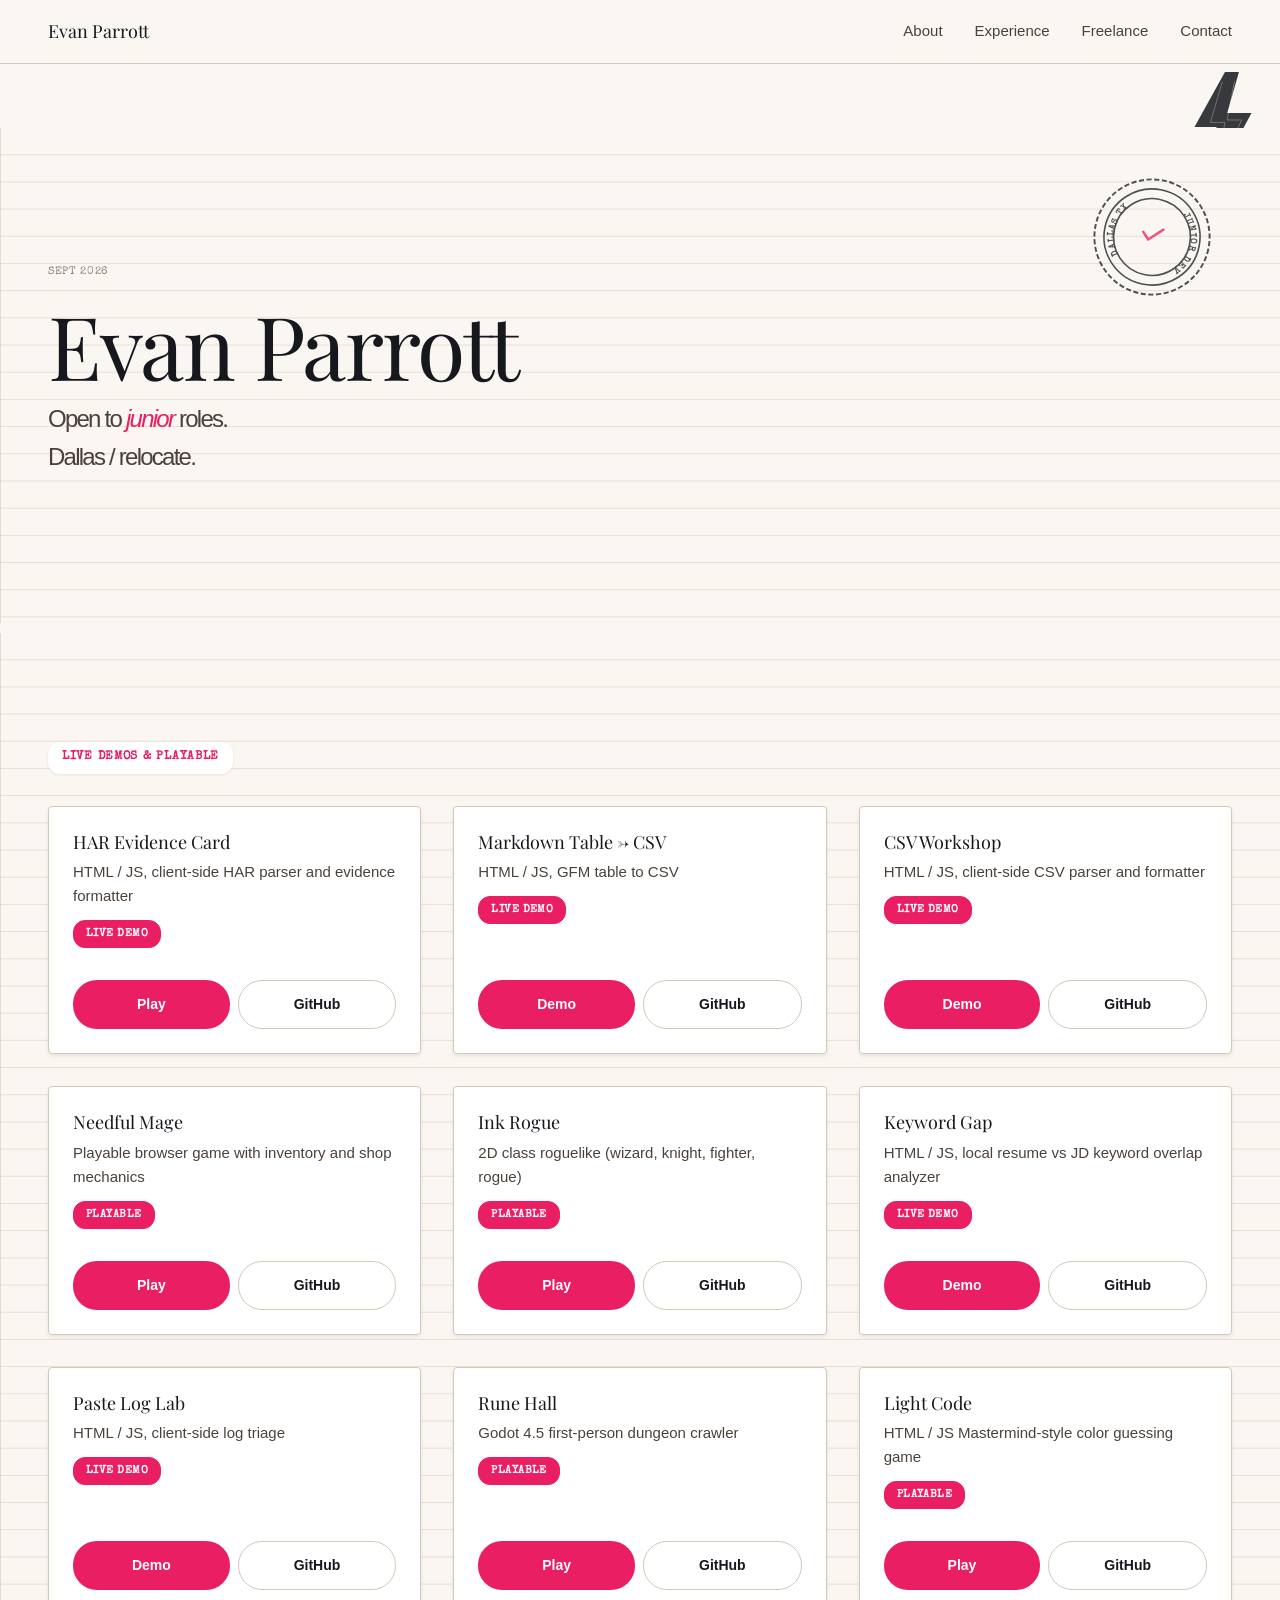
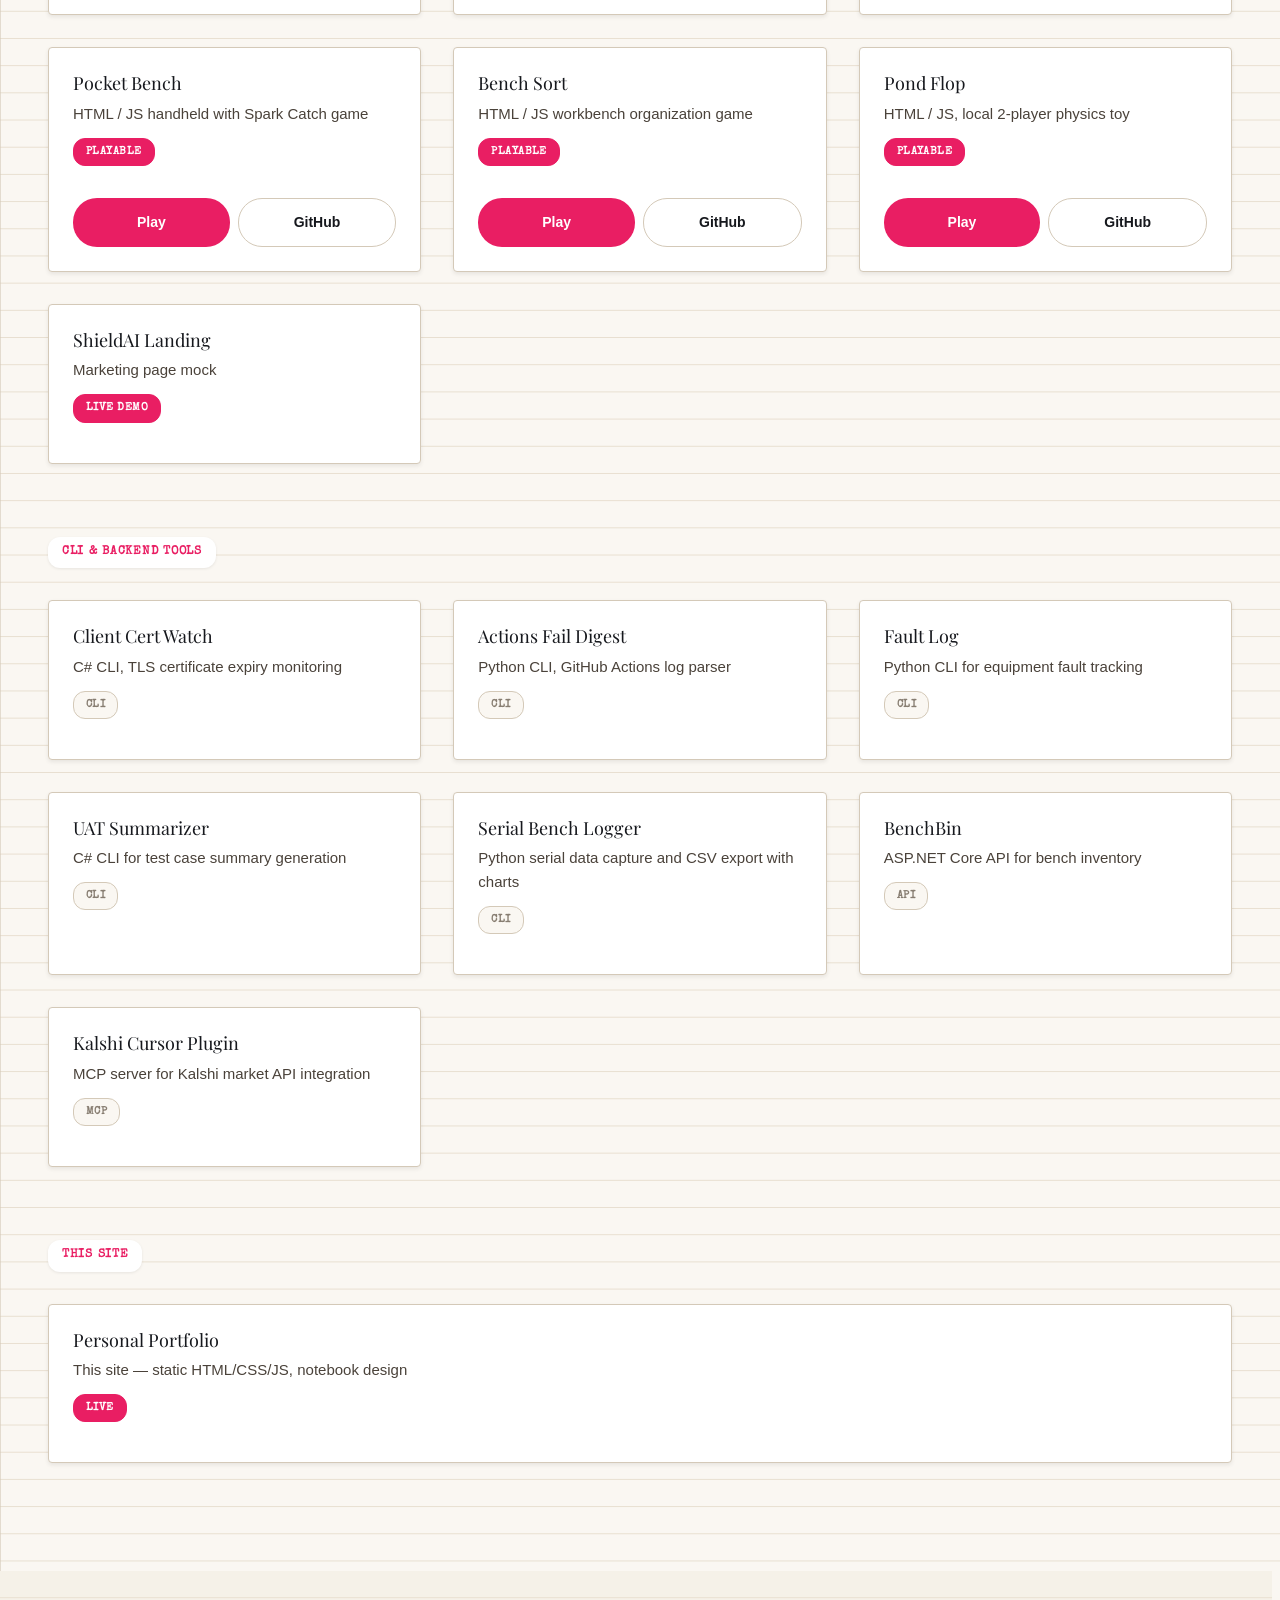
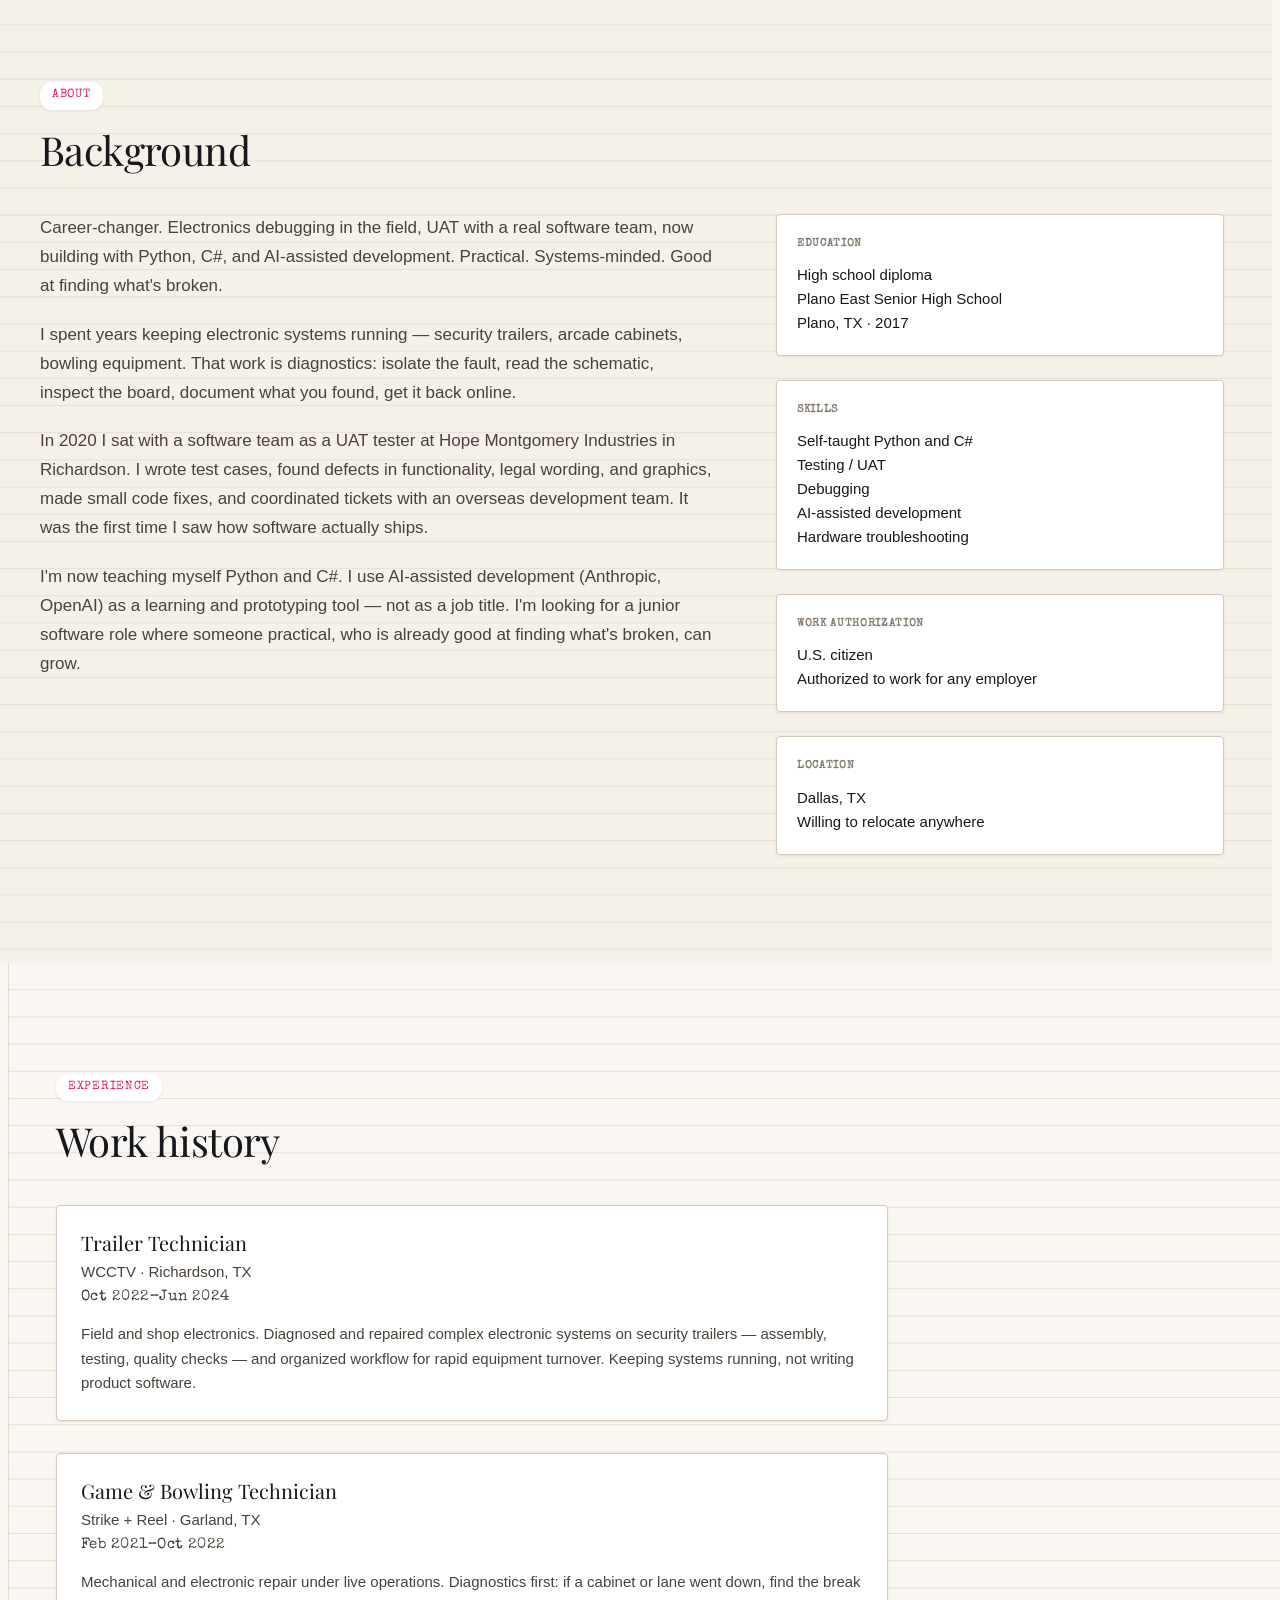
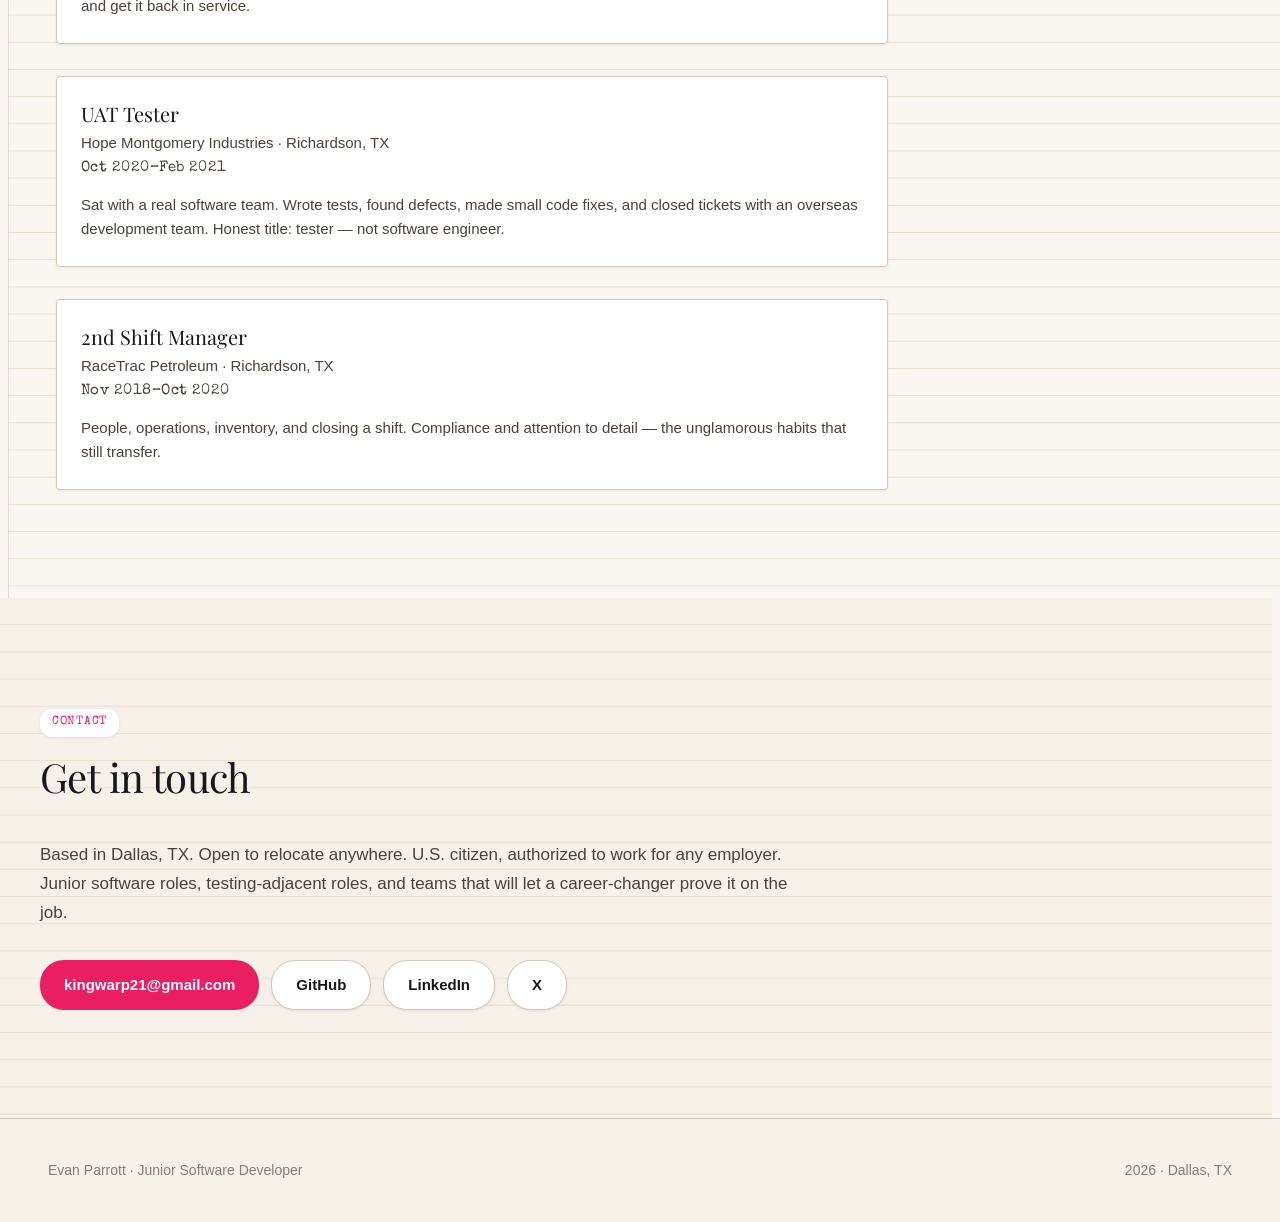
<file: index.html>
<!DOCTYPE html>
<html lang="en">
<head>
  <meta charset="utf-8">
  <meta name="viewport" content="width=device-width, initial-scale=1">
  <title>Evan Parrott — Junior Software Developer</title>
  <meta name="description" content="Dallas-based junior software developer and career-changer. Electronics debugging and UAT testing, now building software with Python, C#, and AI-assisted development. Open to relocate.">
  <meta name="author" content="Evan Parrott">
  <meta name="theme-color" content="#0a0a0a">

  <meta property="og:title" content="Evan Parrott — Junior Software Developer">
  <meta property="og:description" content="Dallas-based career-changer. Electronics debugging, UAT testing, now building with Python, C#, and AI-assisted development. Open to relocate.">
  <meta property="og:type" content="website">
  <meta property="og:url" content="https://evan-thedev.github.io/">
  <meta property="og:image" content="https://evan-thedev.github.io/assets/og-image.png">
  <meta property="og:image:type" content="image/png">
  <meta property="og:image:width" content="1200">
  <meta property="og:image:height" content="630">
  <meta property="og:locale" content="en_US">

  <meta name="twitter:card" content="summary_large_image">
  <meta name="twitter:title" content="Evan Parrott — Junior Software Developer">
  <meta name="twitter:description" content="Dallas-based career-changer. Electronics debugging, UAT testing, now building with Python, C#, and AI-assisted development.">
  <meta name="twitter:image" content="https://evan-thedev.github.io/assets/og-image.png">

  <link rel="icon" href="assets/favicon.svg" type="image/svg+xml">
  <link rel="stylesheet" href="css/styles.css">
</head>
<body>
  <a class="skip-link" href="#main">Skip to content</a>

  <!-- Rocker ink illustrations — parallax on scroll -->
  <svg class="ink-illustration ink-bolt ink-bolt-1" viewBox="0 0 60 100" fill="none" xmlns="http://www.w3.org/2000/svg" aria-hidden="true">
    <path d="M35 0L10 45H28L20 100L55 35H35L45 0L35 0Z" fill="#16181d" stroke="#16181d" stroke-width="1.5" stroke-linejoin="miter"/>
    <path d="M32 8L22 42H34L28 85L48 40H36L42 8" fill="none" stroke="#faf7f2" stroke-width="0.8" opacity="0.3"/>
  </svg>

  <svg class="ink-illustration ink-bolt ink-bolt-2" viewBox="0 0 60 100" fill="none" xmlns="http://www.w3.org/2000/svg" aria-hidden="true">
    <path d="M35 0L10 45H28L20 100L55 35H35L45 0L35 0Z" fill="#16181d" stroke="#16181d" stroke-width="1.5" stroke-linejoin="miter"/>
    <path d="M32 8L22 42H34L28 85L48 40H36L42 8" fill="none" stroke="#faf7f2" stroke-width="0.8" opacity="0.3"/>
  </svg>

  <svg class="ink-illustration ink-bolt ink-bolt-3" viewBox="0 0 60 100" fill="none" xmlns="http://www.w3.org/2000/svg" aria-hidden="true">
    <path d="M35 0L10 45H28L20 100L55 35H35L45 0L35 0Z" fill="#16181d" stroke="#16181d" stroke-width="1.5" stroke-linejoin="miter"/>
    <path d="M32 8L22 42H34L28 85L48 40H36L42 8" fill="none" stroke="#faf7f2" stroke-width="0.8" opacity="0.3"/>
  </svg>

  <svg class="ink-illustration ink-skull ink-skull-1" viewBox="0 0 100 120" fill="none" xmlns="http://www.w3.org/2000/svg" aria-hidden="true">
    <path d="M50 10C30 10 20 25 20 45C20 55 22 62 26 68L22 85L35 80L38 95L50 90L62 95L65 80L78 85L74 68C78 62 80 55 80 45C80 25 70 10 50 10Z" fill="#16181d" stroke="#16181d" stroke-width="2"/>
    <ellipse cx="38" cy="45" rx="6" ry="8" fill="#faf7f2"/>
    <ellipse cx="62" cy="45" rx="6" ry="8" fill="#faf7f2"/>
    <path d="M45 58C45 58 47 62 50 62C53 62 55 58 55 58M42 55L45 58M55 58L58 55" stroke="#faf7f2" stroke-width="2" stroke-linecap="round"/>
    <path d="M35 18C32 16 28 20 30 24M65 18C68 16 72 20 70 24" stroke="#e91e63" stroke-width="2.5" stroke-linecap="round" opacity="0.8"/>
    <path d="M30 15C28 12 26 14 27 18M70 15C72 12 74 14 73 18" stroke="#e91e63" stroke-width="2" stroke-linecap="round" opacity="0.6"/>
    <circle cx="28" cy="22" r="1.5" fill="#e91e63" opacity="0.7"/>
    <circle cx="72" cy="22" r="1.5" fill="#e91e63" opacity="0.7"/>
  </svg>

  <svg class="ink-illustration ink-skull ink-skull-2" viewBox="0 0 100 120" fill="none" xmlns="http://www.w3.org/2000/svg" aria-hidden="true">
    <path d="M50 10C30 10 20 25 20 45C20 55 22 62 26 68L22 85L35 80L38 95L50 90L62 95L65 80L78 85L74 68C78 62 80 55 80 45C80 25 70 10 50 10Z" fill="#16181d" stroke="#16181d" stroke-width="2"/>
    <ellipse cx="38" cy="45" rx="6" ry="8" fill="#faf7f2"/>
    <ellipse cx="62" cy="45" rx="6" ry="8" fill="#faf7f2"/>
    <path d="M45 58C45 58 47 62 50 62C53 62 55 58 55 58M42 55L45 58M55 58L58 55" stroke="#faf7f2" stroke-width="2" stroke-linecap="round"/>
    <path d="M35 18C32 16 28 20 30 24M65 18C68 16 72 20 70 24" stroke="#e91e63" stroke-width="2.5" stroke-linecap="round" opacity="0.8"/>
    <path d="M30 15C28 12 26 14 27 18M70 15C72 12 74 14 73 18" stroke="#e91e63" stroke-width="2" stroke-linecap="round" opacity="0.6"/>
    <circle cx="28" cy="22" r="1.5" fill="#e91e63" opacity="0.7"/>
    <circle cx="72" cy="22" r="1.5" fill="#e91e63" opacity="0.7"/>
  </svg>

  <svg class="ink-illustration ink-skull ink-skull-3" viewBox="0 0 100 120" fill="none" xmlns="http://www.w3.org/2000/svg" aria-hidden="true">
    <path d="M50 10C30 10 20 25 20 45C20 55 22 62 26 68L22 85L35 80L38 95L50 90L62 95L65 80L78 85L74 68C78 62 80 55 80 45C80 25 70 10 50 10Z" fill="#16181d" stroke="#16181d" stroke-width="2"/>
    <ellipse cx="38" cy="45" rx="6" ry="8" fill="#faf7f2"/>
    <ellipse cx="62" cy="45" rx="6" ry="8" fill="#faf7f2"/>
    <path d="M45 58C45 58 47 62 50 62C53 62 55 58 55 58M42 55L45 58M55 58L58 55" stroke="#faf7f2" stroke-width="2" stroke-linecap="round"/>
    <path d="M35 18C32 16 28 20 30 24M65 18C68 16 72 20 70 24" stroke="#e91e63" stroke-width="2.5" stroke-linecap="round" opacity="0.8"/>
    <path d="M30 15C28 12 26 14 27 18M70 15C72 12 74 14 73 18" stroke="#e91e63" stroke-width="2" stroke-linecap="round" opacity="0.6"/>
    <circle cx="28" cy="22" r="1.5" fill="#e91e63" opacity="0.7"/>
    <circle cx="72" cy="22" r="1.5" fill="#e91e63" opacity="0.7"/>
  </svg>

  <header class="site-header">
    <div class="header-inner">
      <a class="wordmark" href="/" aria-label="Evan Parrott, home">Evan Parrott</a>

      <button class="nav-toggle" type="button" aria-expanded="false" aria-controls="site-nav" aria-label="Open menu">
        <span class="nav-toggle-bars" aria-hidden="true"></span>
      </button>

      <nav class="site-nav" id="site-nav" aria-label="Primary">
        <ul>
          <li><a href="#about">About</a></li>
          <li><a href="#experience">Experience</a></li>
          <li><a href="/freelance/">Freelance</a></li>
          <li><a href="#contact">Contact</a></li>
        </ul>
      </nav>
    </div>
  </header>

  <main id="main">
    <section class="hero" aria-labelledby="hero-name">
      <div class="hero-inner">
        <div class="hero-date">Sept 2026</div>
        <h1 id="hero-name">
          <span class="hero-line">Evan Parrott</span>
          <span class="hero-line">Open to <span class="hero-accent">junior</span> roles.</span>
          <span class="hero-line">Dallas / relocate.</span>
        </h1>
      </div>
      <div class="hero-stamp" aria-hidden="true">
        <svg viewBox="0 0 200 200" fill="none" xmlns="http://www.w3.org/2000/svg">
          <circle cx="100" cy="100" r="90" fill="none" stroke="#16181d" stroke-width="3" stroke-dasharray="8 4"/>
          <circle cx="100" cy="100" r="75" fill="none" stroke="#16181d" stroke-width="2.5"/>
          <path d="M 100 40 A 60 60 0 0 1 100 160" fill="none" stroke="#16181d" stroke-width="2.5" id="curve-top"/>
          <path d="M 100 160 A 60 60 0 0 1 100 40" fill="none" stroke="#16181d" stroke-width="2.5" id="curve-bottom"/>
          <text font-family="Special Elite, monospace" font-size="14" font-weight="700" letter-spacing="1.5" fill="#16181d">
            <textPath href="#curve-top" startOffset="50%" text-anchor="middle">
              JUNIOR DEV
            </textPath>
          </text>
          <text font-family="Special Elite, monospace" font-size="14" font-weight="700" letter-spacing="1.5" fill="#16181d">
            <textPath href="#curve-bottom" startOffset="50%" text-anchor="middle">
              DALLAS TX
            </textPath>
          </text>
          <path d="M 85 95 L 95 105 L 115 85" stroke="#e91e63" stroke-width="4" stroke-linecap="round" stroke-linejoin="round" fill="none"/>
        </svg>
      </div>
    </section>

    <section class="work" id="work" aria-labelledby="work-title">
      <div class="work-inner">
        <h2 id="work-title" class="visually-hidden">Projects</h2>
        
        <div class="work-category">
          <h3 class="work-category-title">Live Demos & Playable</h3>
          <div class="work-grid">
          <article class="work-item">
            <div class="work-tile">
              <div class="work-tile-header">
                <h3>HAR Evidence Card</h3>
                <p class="work-tile-description">HTML / JS, client-side HAR parser and evidence formatter</p>
              </div>
              <div class="work-tile-badges">
                <span class="work-badge work-badge-live">Live Demo</span>
              </div>
              <div class="work-tile-actions">
                <a href="https://evan-thedev.github.io/har-evidence-card/" class="work-btn work-btn-primary">Play</a>
                <a href="https://github.com/evan-thedev/har-evidence-card" class="work-btn work-btn-secondary">GitHub</a>
              </div>
            </div>
          </article>

          <article class="work-item">
            <div class="work-tile">
              <div class="work-tile-header">
                <h3>Markdown Table → CSV</h3>
                <p class="work-tile-description">HTML / JS, GFM table to CSV</p>
              </div>
              <div class="work-tile-badges">
                <span class="work-badge work-badge-live">Live Demo</span>
              </div>
              <div class="work-tile-actions">
                <a href="https://evan-thedev.github.io/markdown-table-csv/" class="work-btn work-btn-primary">Demo</a>
                <a href="https://github.com/evan-thedev/markdown-table-csv" class="work-btn work-btn-secondary">GitHub</a>
              </div>
            </div>
          </article>

          <article class="work-item">
            <div class="work-tile">
              <div class="work-tile-header">
                <h3>CSV Workshop</h3>
                <p class="work-tile-description">HTML / JS, client-side CSV parser and formatter</p>
              </div>
              <div class="work-tile-badges">
                <span class="work-badge work-badge-live">Live Demo</span>
              </div>
              <div class="work-tile-actions">
                <a href="https://evan-thedev.github.io/csv-workshop/" class="work-btn work-btn-primary">Demo</a>
                <a href="https://github.com/evan-thedev/csv-workshop" class="work-btn work-btn-secondary">GitHub</a>
              </div>
            </div>
          </article>

          <article class="work-item">
            <div class="work-tile">
              <div class="work-tile-header">
                <h3>Needful Mage</h3>
                <p class="work-tile-description">Playable browser game with inventory and shop mechanics</p>
              </div>
              <div class="work-tile-badges">
                <span class="work-badge work-badge-live">Playable</span>
              </div>
              <div class="work-tile-actions">
                <a href="https://evan-thedev.github.io/needful-mage/" class="work-btn work-btn-primary">Play</a>
                <a href="https://github.com/evan-thedev/needful-mage" class="work-btn work-btn-secondary">GitHub</a>
              </div>
            </div>
          </article>

          <article class="work-item">
            <div class="work-tile">
              <div class="work-tile-header">
                <h3>Ink Rogue</h3>
                <p class="work-tile-description">2D class roguelike (wizard, knight, fighter, rogue)</p>
              </div>
              <div class="work-tile-badges">
                <span class="work-badge work-badge-live">Playable</span>
              </div>
              <div class="work-tile-actions">
                <a href="https://evan-thedev.github.io/ink-rogue/" class="work-btn work-btn-primary">Play</a>
                <a href="https://github.com/evan-thedev/ink-rogue" class="work-btn work-btn-secondary">GitHub</a>
              </div>
            </div>
          </article>

          <article class="work-item">
            <div class="work-tile">
              <div class="work-tile-header">
                <h3>Keyword Gap</h3>
                <p class="work-tile-description">HTML / JS, local resume vs JD keyword overlap analyzer</p>
              </div>
              <div class="work-tile-badges">
                <span class="work-badge work-badge-live">Live Demo</span>
              </div>
              <div class="work-tile-actions">
                <a href="https://evan-thedev.github.io/keyword-gap/" class="work-btn work-btn-primary">Demo</a>
                <a href="https://github.com/evan-thedev/keyword-gap" class="work-btn work-btn-secondary">GitHub</a>
              </div>
            </div>
          </article>

          <article class="work-item">
            <div class="work-tile">
              <div class="work-tile-header">
                <h3>Paste Log Lab</h3>
                <p class="work-tile-description">HTML / JS, client-side log triage</p>
              </div>
              <div class="work-tile-badges">
                <span class="work-badge work-badge-live">Live Demo</span>
              </div>
              <div class="work-tile-actions">
                <a href="https://evan-thedev.github.io/paste-log-lab/" class="work-btn work-btn-primary">Demo</a>
                <a href="https://github.com/evan-thedev/paste-log-lab" class="work-btn work-btn-secondary">GitHub</a>
              </div>
            </div>
          </article>

          <article class="work-item">
            <div class="work-tile">
              <div class="work-tile-header">
                <h3>Rune Hall</h3>
                <p class="work-tile-description">Godot 4.5 first-person dungeon crawler</p>
              </div>
              <div class="work-tile-badges">
                <span class="work-badge work-badge-live">Playable</span>
              </div>
              <div class="work-tile-actions">
                <a href="https://evan-thedev.github.io/rune-hall/" class="work-btn work-btn-primary">Play</a>
                <a href="https://github.com/evan-thedev/rune-hall" class="work-btn work-btn-secondary">GitHub</a>
              </div>
            </div>
          </article>

          <article class="work-item">
            <div class="work-tile">
              <div class="work-tile-header">
                <h3>Light Code</h3>
                <p class="work-tile-description">HTML / JS Mastermind-style color guessing game</p>
              </div>
              <div class="work-tile-badges">
                <span class="work-badge work-badge-live">Playable</span>
              </div>
              <div class="work-tile-actions">
                <a href="https://evan-thedev.github.io/light-code/" class="work-btn work-btn-primary">Play</a>
                <a href="https://github.com/evan-thedev/light-code" class="work-btn work-btn-secondary">GitHub</a>
              </div>
            </div>
          </article>

          <article class="work-item">
            <div class="work-tile">
              <div class="work-tile-header">
                <h3>Pocket Bench</h3>
                <p class="work-tile-description">HTML / JS handheld with Spark Catch game</p>
              </div>
              <div class="work-tile-badges">
                <span class="work-badge work-badge-live">Playable</span>
              </div>
              <div class="work-tile-actions">
                <a href="https://evan-thedev.github.io/pocket-bench/" class="work-btn work-btn-primary">Play</a>
                <a href="https://github.com/evan-thedev/pocket-bench" class="work-btn work-btn-secondary">GitHub</a>
              </div>
            </div>
          </article>

          <article class="work-item">
            <div class="work-tile">
              <div class="work-tile-header">
                <h3>Bench Sort</h3>
                <p class="work-tile-description">HTML / JS workbench organization game</p>
              </div>
              <div class="work-tile-badges">
                <span class="work-badge work-badge-live">Playable</span>
              </div>
              <div class="work-tile-actions">
                <a href="https://evan-thedev.github.io/bench-sort/" class="work-btn work-btn-primary">Play</a>
                <a href="https://github.com/evan-thedev/bench-sort" class="work-btn work-btn-secondary">GitHub</a>
              </div>
            </div>
          </article>

          <article class="work-item">
            <div class="work-tile">
              <div class="work-tile-header">
                <h3>Pond Flop</h3>
                <p class="work-tile-description">HTML / JS, local 2-player physics toy</p>
              </div>
              <div class="work-tile-badges">
                <span class="work-badge work-badge-live">Playable</span>
              </div>
              <div class="work-tile-actions">
                <a href="https://evan-thedev.github.io/pond-flop/" class="work-btn work-btn-primary">Play</a>
                <a href="https://github.com/evan-thedev/pond-flop" class="work-btn work-btn-secondary">GitHub</a>
              </div>
            </div>
          </article>

          <article class="work-item">
            <a href="https://shieldai-landing.vercel.app" class="work-tile-link">
              <div class="work-tile">
                <div class="work-tile-header">
                  <h3>ShieldAI Landing</h3>
                  <p class="work-tile-description">Marketing page mock</p>
                </div>
                <div class="work-tile-badges">
                  <span class="work-badge work-badge-live">Live Demo</span>
                </div>
              </div>
            </a>
          </article>

          </div>
        </div>

        <div class="work-category">
          <h3 class="work-category-title">CLI & Backend Tools</h3>
          <div class="work-grid">
          <article class="work-item">
            <a href="https://github.com/evan-thedev/client-cert-watch" class="work-tile-link">
              <div class="work-tile">
                <div class="work-tile-header">
                  <h3>Client Cert Watch</h3>
                  <p class="work-tile-description">C# CLI, TLS certificate expiry monitoring</p>
                </div>
                <div class="work-tile-badges">
                  <span class="work-badge">CLI</span>
                </div>
              </div>
            </a>
          </article>

          <article class="work-item">
            <a href="https://github.com/evan-thedev/actions-fail-digest" class="work-tile-link">
              <div class="work-tile">
                <div class="work-tile-header">
                  <h3>Actions Fail Digest</h3>
                  <p class="work-tile-description">Python CLI, GitHub Actions log parser</p>
                </div>
                <div class="work-tile-badges">
                  <span class="work-badge">CLI</span>
                </div>
              </div>
            </a>
          </article>

          <article class="work-item">
            <a href="https://github.com/evan-thedev/fault-log" class="work-tile-link">
              <div class="work-tile">
                <div class="work-tile-header">
                  <h3>Fault Log</h3>
                  <p class="work-tile-description">Python CLI for equipment fault tracking</p>
                </div>
                <div class="work-tile-badges">
                  <span class="work-badge">CLI</span>
                </div>
              </div>
            </a>
          </article>

          <article class="work-item">
            <a href="https://github.com/evan-thedev/uat-summarizer" class="work-tile-link">
              <div class="work-tile">
                <div class="work-tile-header">
                  <h3>UAT Summarizer</h3>
                  <p class="work-tile-description">C# CLI for test case summary generation</p>
                </div>
                <div class="work-tile-badges">
                  <span class="work-badge">CLI</span>
                </div>
              </div>
            </a>
          </article>

          <article class="work-item">
            <a href="https://github.com/evan-thedev/serial-bench-logger" class="work-tile-link">
              <div class="work-tile">
                <div class="work-tile-header">
                  <h3>Serial Bench Logger</h3>
                  <p class="work-tile-description">Python serial data capture and CSV export with charts</p>
                </div>
                <div class="work-tile-badges">
                  <span class="work-badge">CLI</span>
                </div>
              </div>
            </a>
          </article>

          <article class="work-item">
            <a href="https://github.com/evan-thedev/benchbin" class="work-tile-link">
              <div class="work-tile">
                <div class="work-tile-header">
                  <h3>BenchBin</h3>
                  <p class="work-tile-description">ASP.NET Core API for bench inventory</p>
                </div>
                <div class="work-tile-badges">
                  <span class="work-badge">API</span>
                </div>
              </div>
            </a>
          </article>

          <article class="work-item">
            <a href="https://github.com/evan-thedev/kalshi" class="work-tile-link">
              <div class="work-tile">
                <div class="work-tile-header">
                  <h3>Kalshi Cursor Plugin</h3>
                  <p class="work-tile-description">MCP server for Kalshi market API integration</p>
                </div>
                <div class="work-tile-badges">
                  <span class="work-badge">MCP</span>
                </div>
              </div>
            </a>
          </article>
          </div>
        </div>

        <div class="work-category">
          <h3 class="work-category-title">This Site</h3>
          <div class="work-grid">
          <article class="work-item">
            <a href="https://evan-thedev.github.io/" class="work-tile-link">
              <div class="work-tile">
                <div class="work-tile-header">
                  <h3>Personal Portfolio</h3>
                  <p class="work-tile-description">This site — static HTML/CSS/JS, notebook design</p>
                </div>
                <div class="work-tile-badges">
                  <span class="work-badge work-badge-live">Live</span>
                </div>
              </div>
            </a>
          </article>
          </div>
        </div>
      </div>
    </section>

    <section class="section about" id="about" aria-labelledby="about-title">
      <div class="section-inner">
        <span class="section-label">About</span>
        <h2 id="about-title">Background</h2>
        
        <div class="about-content">
          <div class="about-main">
            <p>Career-changer. Electronics debugging in the field, UAT with a real software team, now building with Python, C#, and AI-assisted development. Practical. Systems-minded. Good at finding what's broken.</p>
            
            <p>I spent years keeping electronic systems running — security trailers, arcade cabinets, bowling equipment. That work is diagnostics: isolate the fault, read the schematic, inspect the board, document what you found, get it back online.</p>
            
            <p>In 2020 I sat with a software team as a UAT tester at Hope Montgomery Industries in Richardson. I wrote test cases, found defects in functionality, legal wording, and graphics, made small code fixes, and coordinated tickets with an overseas development team. It was the first time I saw how software actually ships.</p>
            
            <p>I'm now teaching myself Python and C#. I use AI-assisted development (Anthropic, OpenAI) as a learning and prototyping tool — not as a job title. I'm looking for a junior software role where someone practical, who is already good at finding what's broken, can grow.</p>
          </div>

          <aside class="about-side">
            <div class="about-detail">
              <h3>Education</h3>
              <p>High school diploma<br>Plano East Senior High School<br>Plano, TX · 2017</p>
            </div>

            <div class="about-detail">
              <h3>Skills</h3>
              <p>Self-taught Python and C#<br>Testing / UAT<br>Debugging<br>AI-assisted development<br>Hardware troubleshooting</p>
            </div>

            <div class="about-detail">
              <h3>Work authorization</h3>
              <p>U.S. citizen<br>Authorized to work for any employer</p>
            </div>

            <div class="about-detail">
              <h3>Location</h3>
              <p>Dallas, TX<br>Willing to relocate anywhere</p>
            </div>
          </aside>
        </div>
      </div>
    </section>

    <section class="section experience" id="experience" aria-labelledby="experience-title">
      <div class="section-inner">
        <span class="section-label">Experience</span>
        <h2 id="experience-title">Work history</h2>
        
        <div class="experience-list">
          <article class="job">
            <div class="job-header">
              <h3>Trailer Technician</h3>
              <p class="job-meta">WCCTV · Richardson, TX</p>
              <p class="job-when">Oct 2022–Jun 2024</p>
            </div>
            <p>Field and shop electronics. Diagnosed and repaired complex electronic systems on security trailers — assembly, testing, quality checks — and organized workflow for rapid equipment turnover. Keeping systems running, not writing product software.</p>
          </article>

          <article class="job">
            <div class="job-header">
              <h3>Game & Bowling Technician</h3>
              <p class="job-meta">Strike + Reel · Garland, TX</p>
              <p class="job-when">Feb 2021–Oct 2022</p>
            </div>
            <p>Mechanical and electronic repair under live operations. Diagnostics first: if a cabinet or lane went down, find the break and get it back in service.</p>
          </article>

          <article class="job">
            <div class="job-header">
              <h3>UAT Tester</h3>
              <p class="job-meta">Hope Montgomery Industries · Richardson, TX</p>
              <p class="job-when">Oct 2020–Feb 2021</p>
            </div>
            <p>Sat with a real software team. Wrote tests, found defects, made small code fixes, and closed tickets with an overseas development team. Honest title: tester — not software engineer.</p>
          </article>

          <article class="job">
            <div class="job-header">
              <h3>2nd Shift Manager</h3>
              <p class="job-meta">RaceTrac Petroleum · Richardson, TX</p>
              <p class="job-when">Nov 2018–Oct 2020</p>
            </div>
            <p>People, operations, inventory, and closing a shift. Compliance and attention to detail — the unglamorous habits that still transfer.</p>
          </article>
        </div>
      </div>
    </section>

    <section class="section contact" id="contact" aria-labelledby="contact-title">
      <div class="section-inner">
        <span class="section-label">Contact</span>
        <h2 id="contact-title">Get in touch</h2>
        
        <div class="contact-content">
          <p class="contact-intro">Based in Dallas, TX. Open to relocate anywhere. U.S. citizen, authorized to work for any employer. Junior software roles, testing-adjacent roles, and teams that will let a career-changer prove it on the job.</p>
          
          <div class="contact-links">
            <a href="mailto:kingwarp21@gmail.com" class="contact-link contact-link-primary">kingwarp21@gmail.com</a>
            <a href="https://github.com/evan-thedev" class="contact-link">GitHub</a>
            <a href="https://www.linkedin.com/in/evan-parrott-619191233" class="contact-link">LinkedIn</a>
            <a href="https://x.com/killeacman" class="contact-link">X</a>
          </div>
        </div>
      </div>
    </section>
  </main>

  <footer class="site-footer">
    <div class="footer-inner">
      <p>Evan Parrott · Junior Software Developer</p>
      <p><span id="year">2026</span> · Dallas, TX</p>
    </div>
  </footer>

  <script src="js/main.js" defer></script>
</body>
</html>
</file>
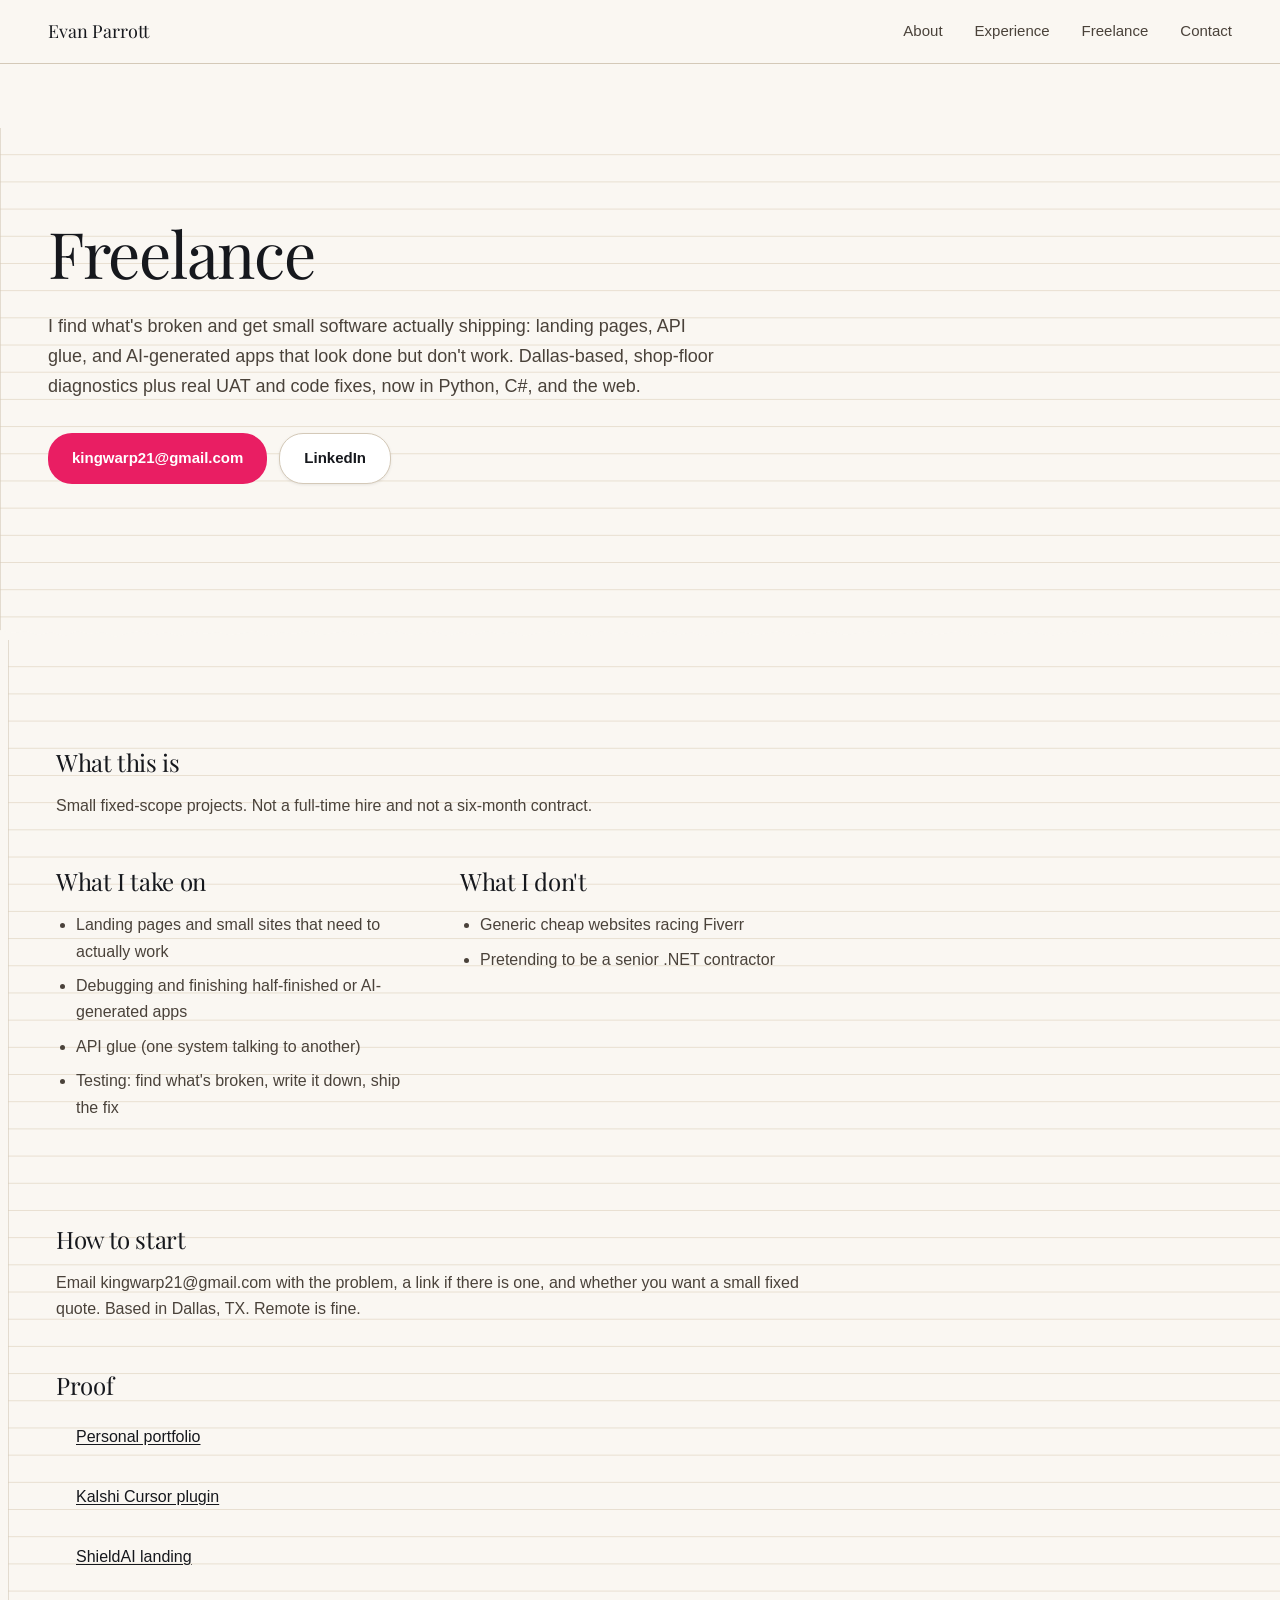
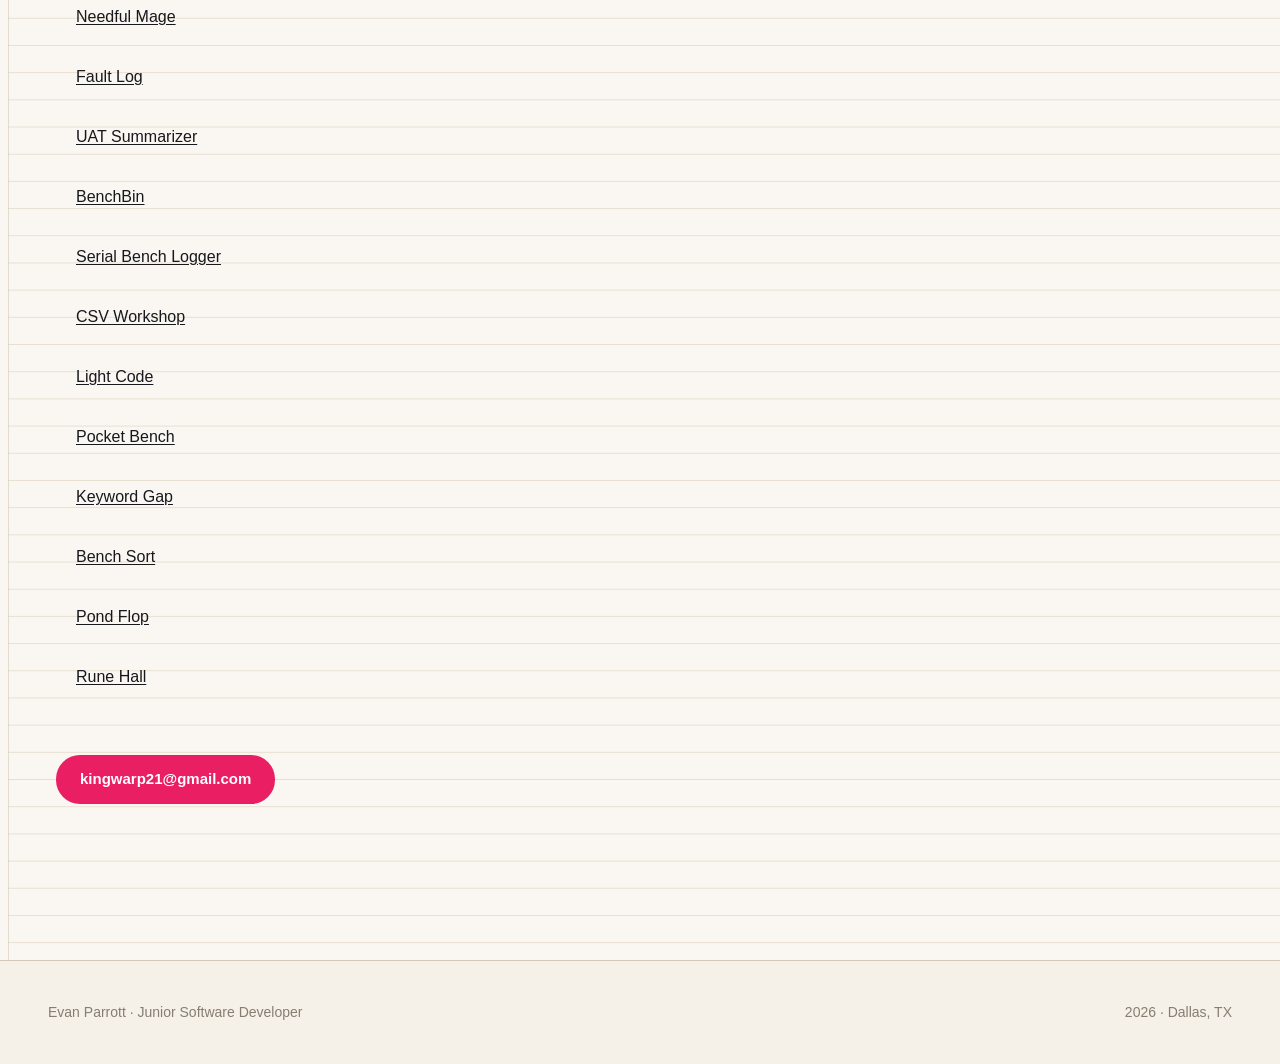
<file: freelance/index.html>
<!DOCTYPE html>
<html lang="en">
<head>
  <meta charset="utf-8">
  <meta name="viewport" content="width=device-width, initial-scale=1">
  <title>Freelance — Evan Parrott</title>
  <meta name="description" content="Small fixed-scope freelance: landing pages, API glue, and finishing AI-generated apps that look done but don't work. Dallas, TX. Email kingwarp21@gmail.com.">
  <meta name="author" content="Evan Parrott">
  <meta name="theme-color" content="#0a0a0a">

  <meta property="og:title" content="Freelance — Evan Parrott">
  <meta property="og:description" content="I find what's broken and get small software actually shipping: landing pages, API glue, and AI-generated apps that look done but don't work.">
  <meta property="og:type" content="website">
  <meta property="og:url" content="https://evan-thedev.github.io/freelance/">
  <meta property="og:image" content="https://evan-thedev.github.io/assets/og-image.png">
  <meta property="og:locale" content="en_US">

  <meta name="twitter:card" content="summary_large_image">
  <meta name="twitter:title" content="Freelance — Evan Parrott">
  <meta name="twitter:description" content="Small fixed-scope projects. Landing pages, API glue, finishing AI-generated apps. Dallas, TX.">
  <meta name="twitter:image" content="https://evan-thedev.github.io/assets/og-image.png">

  <link rel="icon" href="/assets/favicon.svg" type="image/svg+xml">
  <link rel="canonical" href="https://evan-thedev.github.io/freelance/">
  <link rel="stylesheet" href="/css/styles.css">
</head>
<body class="page-freelance">
  <a class="skip-link" href="#main">Skip to content</a>

  <header class="site-header">
    <div class="header-inner">
      <a class="wordmark" href="/" aria-label="Evan Parrott, home">Evan Parrott</a>

      <button class="nav-toggle" type="button" aria-expanded="false" aria-controls="site-nav" aria-label="Open menu">
        <span class="nav-toggle-bars" aria-hidden="true"></span>
      </button>

      <nav class="site-nav" id="site-nav" aria-label="Primary">
        <ul>
          <li><a href="/#about">About</a></li>
          <li><a href="/#experience">Experience</a></li>
          <li><a href="/freelance/" aria-current="page">Freelance</a></li>
          <li><a href="/#contact">Contact</a></li>
        </ul>
      </nav>
    </div>
  </header>

  <main id="main">
    <section class="hero" aria-labelledby="freelance-title">
      <div class="hero-inner">
        <h1 id="freelance-title">Freelance</h1>
        <p class="freelance-intro">I find what's broken and get small software actually shipping: landing pages, API glue, and AI-generated apps that look done but don't work. Dallas-based, shop-floor diagnostics plus real UAT and code fixes, now in Python, C#, and the web.</p>
        <div class="freelance-cta">
          <a class="freelance-btn freelance-btn-primary" href="mailto:kingwarp21@gmail.com">kingwarp21@gmail.com</a>
          <a class="freelance-btn freelance-btn-secondary" href="https://www.linkedin.com/in/evan-parrott-619191233">LinkedIn</a>
        </div>
      </div>
    </section>

    <section class="section">
      <div class="section-inner">
        <div class="freelance-content">
          <div class="freelance-section">
            <h2>What this is</h2>
            <p>Small fixed-scope projects. Not a full-time hire and not a six-month contract.</p>
          </div>

          <div class="freelance-grid">
            <div class="freelance-section">
              <h2>What I take on</h2>
              <ul>
                <li>Landing pages and small sites that need to actually work</li>
                <li>Debugging and finishing half-finished or AI-generated apps</li>
                <li>API glue (one system talking to another)</li>
                <li>Testing: find what's broken, write it down, ship the fix</li>
              </ul>
            </div>

            <div class="freelance-section">
              <h2>What I don't</h2>
              <ul>
                <li>Generic cheap websites racing Fiverr</li>
                <li>Pretending to be a senior .NET contractor</li>
              </ul>
            </div>
          </div>

          <div class="freelance-section">
            <h2>How to start</h2>
            <p>Email <a href="mailto:kingwarp21@gmail.com">kingwarp21@gmail.com</a> with the problem, a link if there is one, and whether you want a small fixed quote. Based in Dallas, TX. Remote is fine.</p>
          </div>

          <div class="freelance-section">
            <h2>Proof</h2>
            <ul class="proof-list">
              <li><a href="/">Personal portfolio</a></li>
              <li><a href="https://github.com/evan-thedev/kalshi">Kalshi Cursor plugin</a></li>
              <li><a href="https://shieldai-landing.vercel.app">ShieldAI landing</a></li>
              <li><a href="https://evan-thedev.github.io/needful-mage/">Needful Mage</a></li>
              <li><a href="https://github.com/evan-thedev/fault-log">Fault Log</a></li>
              <li><a href="https://github.com/evan-thedev/uat-summarizer">UAT Summarizer</a></li>
              <li><a href="https://github.com/evan-thedev/benchbin">BenchBin</a></li>
              <li><a href="https://github.com/evan-thedev/serial-bench-logger">Serial Bench Logger</a></li>
              <li><a href="https://evan-thedev.github.io/csv-workshop/">CSV Workshop</a></li>
              <li><a href="https://evan-thedev.github.io/light-code/">Light Code</a></li>
              <li><a href="https://evan-thedev.github.io/pocket-bench/">Pocket Bench</a></li>
              <li><a href="https://evan-thedev.github.io/keyword-gap/">Keyword Gap</a></li>
              <li><a href="https://evan-thedev.github.io/bench-sort/">Bench Sort</a></li>
              <li><a href="https://evan-thedev.github.io/pond-flop/">Pond Flop</a></li>
              <li><a href="https://evan-thedev.github.io/rune-hall/">Rune Hall</a></li>
            </ul>
          </div>

          <div class="freelance-cta">
            <a class="freelance-btn freelance-btn-primary" href="mailto:kingwarp21@gmail.com">kingwarp21@gmail.com</a>
          </div>
        </div>
      </div>
    </section>
  </main>

  <footer class="site-footer">
    <div class="footer-inner">
      <p>Evan Parrott · Junior Software Developer</p>
      <p><span id="year">2026</span> · Dallas, TX</p>
    </div>
  </footer>

  <script src="/js/main.js" defer></script>
</body>
</html>
</file>
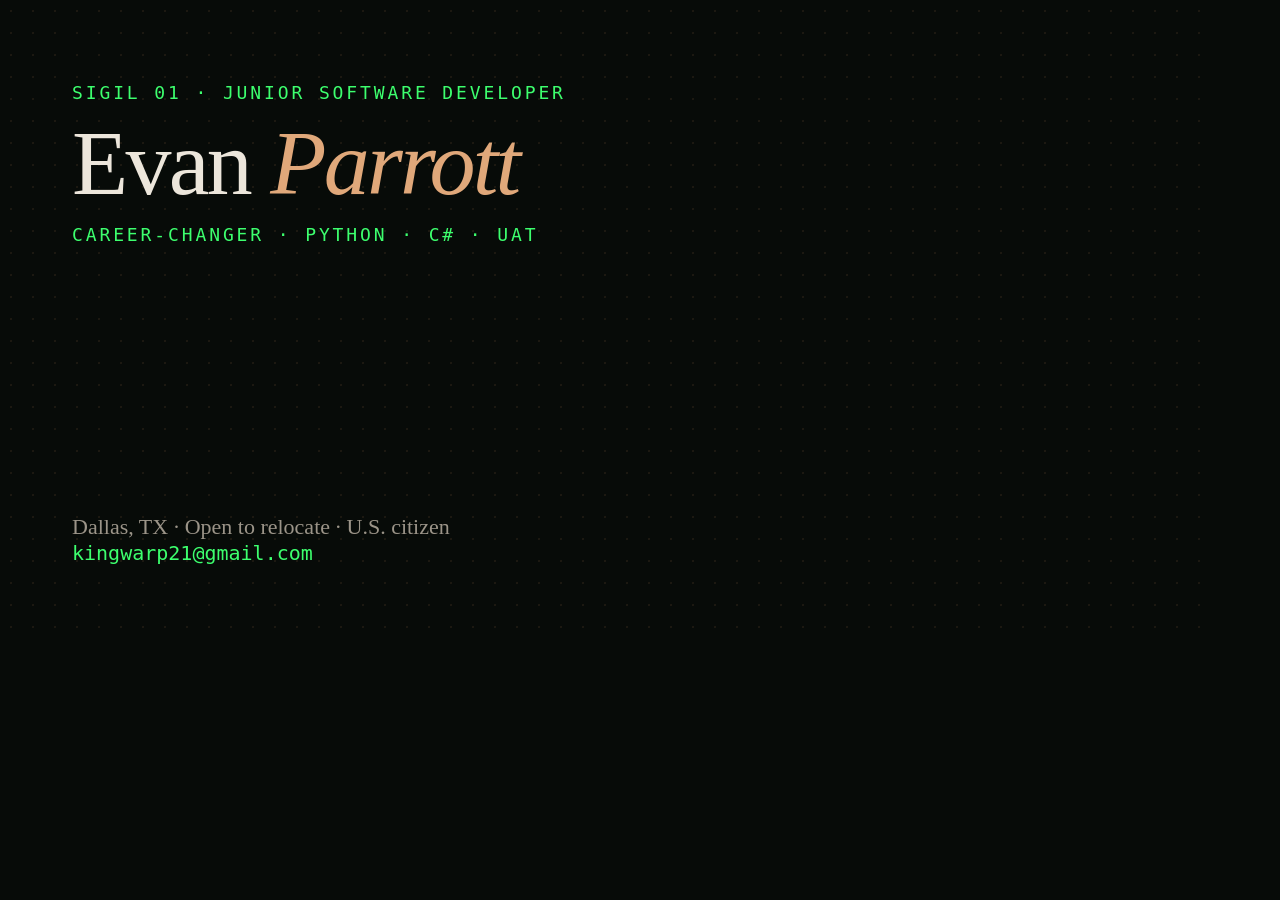
<file: assets/og-card.html>
<!DOCTYPE html>
<html lang="en"><head><meta charset="utf-8"><title>OG card</title>
<style>
html,body{margin:0;width:1200px;height:630px;overflow:hidden;background:#070b08;color:#ece6db;font-family:Georgia,serif}
body{background-image:radial-gradient(rgba(196,132,90,.11) 1px,transparent 1px);background-size:22px 22px}
.pad{padding:64px 72px;height:100%;box-sizing:border-box;display:flex;flex-direction:column;justify-content:space-between}
h1{font-size:92px;line-height:.92;margin:12px 0 0;font-weight:500;letter-spacing:-.03em}
em{font-style:italic;color:#e0a87a}
.k{letter-spacing:.16em;text-transform:uppercase;color:#3dff6e;font-size:18px;font-family:monospace}
.m{color:#9b9488;font-size:22px}
.mail{font-family:monospace;color:#3dff6e;font-size:20px}
</style></head><body><div class="pad">
<div><p class="k">SIGIL 01 · Junior Software Developer</p>
<h1>Evan <em>Parrott</em></h1>
<p class="k">Career-changer · Python · C# · UAT</p></div>
<div class="m">Dallas, TX · Open to relocate · U.S. citizen<br><span class="mail">kingwarp21@gmail.com</span></div>
</div></body></html>
</file>
<file: css/styles.css>
/* Evan Parrott — 80s-modern notebook + rocker ink
   Fable 5.1: tokens first, junior-dev working notebook */

@import url('https://fonts.googleapis.com/css2?family=Playfair+Display:ital,wght@0,400..900;1,400..900&family=Special+Elite&display=swap');

:root {
  /* Palette */
  --paper: #faf7f2;
  --paper-dark: #f5f1e8;
  --white: #ffffff;
  --rule: #e8dfd0;
  --edge: #d4c9b8;
  --shadow: rgba(0, 0, 0, 0.08);
  --ink: #16181d;
  --ink-mid: #4a423a;
  --ink-light: #877d71;
  --accent: #e91e63;
  
  /* Type */
  --serif: 'Playfair Display', Georgia, serif;
  --sans: -apple-system, BlinkMacSystemFont, "Segoe UI", Roboto, Helvetica, Arial, sans-serif;
  --mono: 'Special Elite', 'SF Mono', Consolas, 'Liberation Mono', Menlo, monospace;
  
  /* Grid */
  --max: 80rem;
  --gutter: clamp(1.25rem, 5vw, 3rem);
  
  /* Motion */
  --ease: cubic-bezier(0.4, 0, 0.2, 1);
  
  /* Layout */
  --header-h: 4rem;
}

*,
*::before,
*::after {
  box-sizing: border-box;
}

html {
  scroll-behavior: smooth;
}

body {
  margin: 0;
  min-height: 100vh;
  font-family: var(--sans);
  font-size: 1rem;
  line-height: 1.65;
  color: var(--ink);
  background: var(--paper);
  -webkit-font-smoothing: antialiased;
  -moz-osx-font-smoothing: grayscale;
}

img {
  max-width: 100%;
  height: auto;
}

a {
  color: inherit;
  text-decoration: none;
}

:focus {
  outline: none;
}

:focus-visible {
  outline: 2px solid var(--accent);
  outline-offset: 4px;
}

/* Skip link */
.skip-link {
  position: absolute;
  left: var(--gutter);
  top: -100px;
  z-index: 1000;
  padding: 0.75rem 1.5rem;
  background: var(--ink);
  color: var(--white);
  font-weight: 600;
  border-radius: 24px;
}

.skip-link:focus {
  top: 1rem;
}

.visually-hidden {
  position: absolute;
  width: 1px;
  height: 1px;
  padding: 0;
  margin: -1px;
  overflow: hidden;
  clip: rect(0, 0, 0, 0);
  white-space: nowrap;
  border: 0;
}

/* Header */
.site-header {
  position: sticky;
  top: 0;
  z-index: 50;
  height: var(--header-h);
  background: var(--paper);
  border-bottom: 1px solid var(--edge);
}

.header-inner {
  display: flex;
  align-items: center;
  justify-content: space-between;
  gap: 2rem;
  max-width: var(--max);
  height: 100%;
  margin-inline: auto;
  padding-inline: var(--gutter);
}

.wordmark {
  font-family: var(--serif);
  font-size: 1.125rem;
  font-weight: 400;
  color: var(--ink);
  min-height: 44px;
  display: inline-flex;
  align-items: center;
}

.wordmark:hover {
  color: var(--accent);
}

.site-nav ul {
  display: flex;
  gap: 2rem;
  list-style: none;
  margin: 0;
  padding: 0;
}

.site-nav a {
  display: inline-flex;
  align-items: center;
  min-height: 44px;
  font-size: 0.9375rem;
  color: var(--ink-mid);
  transition: color 0.2s var(--ease);
}

.site-nav a:hover,
.site-nav a[aria-current="location"] {
  color: var(--accent);
}

.nav-toggle {
  display: none;
  width: 44px;
  height: 44px;
  padding: 0;
  border: none;
  background: transparent;
  color: var(--ink);
  cursor: pointer;
}

.nav-toggle-bars,
.nav-toggle-bars::before,
.nav-toggle-bars::after {
  display: block;
  width: 20px;
  height: 2px;
  background: currentColor;
  margin: 0 auto;
  position: relative;
  transition: transform 0.2s var(--ease), opacity 0.2s;
}

.nav-toggle-bars::before,
.nav-toggle-bars::after {
  content: "";
  position: absolute;
  left: 0;
}

.nav-toggle-bars::before {
  top: -6px;
}

.nav-toggle-bars::after {
  top: 6px;
}

.nav-toggle[aria-expanded="true"] .nav-toggle-bars {
  background: transparent;
}

.nav-toggle[aria-expanded="true"] .nav-toggle-bars::before {
  top: 0;
  transform: rotate(45deg);
}

.nav-toggle[aria-expanded="true"] .nav-toggle-bars::after {
  top: 0;
  transform: rotate(-45deg);
}

/* Hero */
.hero {
  margin-top: var(--header-h);
  padding: clamp(5rem, 15vh, 10rem) 0 clamp(6rem, 18vh, 12rem);
  background: 
    linear-gradient(transparent calc(1.7rem - 1px), var(--rule) calc(1.7rem - 1px), var(--rule) 1.7rem, transparent 1.7rem),
    var(--paper);
  background-size: 100% 1.7rem;
  position: relative;
}

.hero::before {
  content: '';
  position: absolute;
  left: 0;
  top: 0;
  bottom: 0;
  width: 3rem;
  background: linear-gradient(90deg, var(--edge) 0, var(--edge) 1px, transparent 1px);
  opacity: 0.6;
}

.hero-inner {
  max-width: var(--max);
  margin-inline: auto;
  padding-inline: var(--gutter);
  position: relative;
  z-index: 5;
}

.hero-date {
  font-family: var(--mono);
  font-size: 0.6875rem;
  text-transform: uppercase;
  letter-spacing: 0.06em;
  color: var(--ink-light);
  margin-bottom: 1rem;
}

h1 {
  margin: 0;
  font-family: var(--serif);
  font-size: clamp(2.75rem, 7vw, 5.5rem);
  font-weight: 400;
  line-height: 1.1;
  letter-spacing: -0.02em;
  color: var(--ink);
}

#hero-name {
  position: relative;
  z-index: 5;
}

.hero-line {
  display: block;
}

.hero-line:not(:first-child) {
  font-family: var(--sans);
  font-size: clamp(1.125rem, 2.5vw, 1.5rem);
  font-weight: 400;
  color: var(--ink-mid);
  margin-top: 0.75rem;
}

.hero-accent {
  color: var(--accent);
  font-style: italic;
}

/* Section base */
.section {
  padding: clamp(5rem, 12vh, 10rem) 0;
  position: relative;
  background: 
    linear-gradient(transparent calc(1.7rem - 1px), var(--rule) calc(1.7rem - 1px), var(--rule) 1.7rem, transparent 1.7rem),
    var(--paper-dark);
  background-size: 100% 1.7rem;
}

.section::before {
  content: '';
  position: absolute;
  left: 0;
  top: 0;
  bottom: 0;
  width: 3rem;
  background: linear-gradient(90deg, var(--edge) 0, var(--edge) 1px, transparent 1px);
  opacity: 0.6;
}

.section:nth-child(even) {
  background-color: var(--paper);
  transform: translateX(8px);
}

.section:nth-child(odd) {
  transform: translateX(-8px);
}

.section-inner {
  max-width: var(--max);
  margin-inline: auto;
  padding-inline: var(--gutter);
  position: relative;
}

.section-label {
  font-family: var(--mono);
  font-size: 0.75rem;
  text-transform: uppercase;
  letter-spacing: 0.06em;
  color: var(--accent);
  margin-bottom: 1rem;
  display: inline-block;
  padding: 0.25rem 0.75rem;
  background: var(--white);
  border-radius: 12px;
  box-shadow: 0 1px 3px var(--shadow);
}

h2 {
  margin: 0 0 2.5rem;
  font-family: var(--serif);
  font-size: clamp(1.75rem, 3.5vw, 2.5rem);
  font-weight: 400;
  letter-spacing: -0.015em;
  color: var(--ink);
  line-height: 1.2;
}

/* Work section */
.work {
  padding: clamp(5rem, 12vh, 10rem) 0;
  background: 
    linear-gradient(transparent calc(1.7rem - 1px), var(--rule) calc(1.7rem - 1px), var(--rule) 1.7rem, transparent 1.7rem),
    var(--paper);
  background-size: 100% 1.7rem;
  position: relative;
}

.work::before {
  content: '';
  position: absolute;
  left: 0;
  top: 0;
  bottom: 0;
  width: 3rem;
  background: linear-gradient(90deg, var(--edge) 0, var(--edge) 1px, transparent 1px);
  opacity: 0.6;
}

.work-inner {
  max-width: var(--max);
  margin-inline: auto;
  padding-inline: var(--gutter);
  position: relative;
}

.work-category {
  margin-bottom: clamp(4rem, 8vh, 6rem);
}

.work-category:last-child {
  margin-bottom: 0;
}

.work-category-title {
  font-family: var(--mono);
  font-size: 0.75rem;
  text-transform: uppercase;
  letter-spacing: 0.06em;
  color: var(--accent);
  margin: 0 0 2rem;
  padding: 0.375rem 0.875rem;
  background: var(--white);
  border-radius: 12px;
  box-shadow: 0 1px 3px var(--shadow);
  display: inline-block;
}

.work-grid {
  display: grid;
  grid-template-columns: repeat(auto-fit, minmax(min(100%, 20rem), 1fr));
  gap: clamp(1.5rem, 3vw, 2rem);
}

/* Project cards — index cards on the page */
.work-item {
  background: transparent;
}

.work-tile {
  display: flex;
  flex-direction: column;
  height: 100%;
  padding: 1.5rem;
  background: var(--white);
  border: 1px solid var(--edge);
  border-radius: 4px;
  box-shadow: 0 2px 4px var(--shadow);
  transition: transform 0.2s var(--ease), box-shadow 0.2s var(--ease);
}

.work-tile:hover {
  transform: translateY(-3px) rotate(0.5deg);
  box-shadow: 0 4px 12px var(--shadow);
}

.work-tile-header {
  margin-bottom: 0.75rem;
}

.work-tile-header h3 {
  margin: 0 0 0.375rem;
  font-family: var(--serif);
  font-size: 1.125rem;
  font-weight: 400;
  color: var(--ink);
  line-height: 1.3;
}

.work-tile-description {
  margin: 0;
  font-size: 0.9375rem;
  line-height: 1.6;
  color: var(--ink-mid);
}

.work-tile-badges {
  display: flex;
  flex-wrap: wrap;
  gap: 0.5rem;
  margin-bottom: 1rem;
}

.work-badge {
  display: inline-flex;
  align-items: center;
  padding: 0.25rem 0.75rem;
  font-family: var(--mono);
  font-size: 0.6875rem;
  font-weight: 600;
  text-transform: uppercase;
  letter-spacing: 0.04em;
  border-radius: 12px;
  background: var(--paper);
  color: var(--ink-light);
  border: 1px solid var(--edge);
}

.work-badge-live {
  background: var(--accent);
  color: var(--white);
  border-color: var(--accent);
}

.work-tile-actions {
  display: flex;
  gap: 0.5rem;
  margin-top: auto;
  padding-top: 1rem;
}

.work-btn {
  flex: 1;
  display: inline-flex;
  align-items: center;
  justify-content: center;
  min-height: 44px;
  padding: 0.75rem 1.25rem;
  font-size: 0.875rem;
  font-weight: 600;
  border-radius: 24px;
  transition: transform 0.2s var(--ease), opacity 0.2s var(--ease);
}

.work-btn:hover {
  transform: translateY(-1px);
  opacity: 0.9;
}

.work-btn-primary {
  background: var(--accent);
  color: var(--white);
}

.work-btn-secondary {
  background: transparent;
  color: var(--ink);
  border: 1px solid var(--edge);
}

.work-tile-link {
  color: inherit;
  text-decoration: none;
}

.work-tile-link .work-tile {
  cursor: pointer;
}

/* About */
.about-content {
  display: grid;
  grid-template-columns: 1.5fr 1fr;
  gap: clamp(2.5rem, 5vw, 4rem);
}

.about-main {
  max-width: 42rem;
}

.about-main p {
  margin: 0 0 1.25rem;
  font-size: 1.0625rem;
  line-height: 1.7;
  color: var(--ink-mid);
}

.about-main p:last-child {
  margin-bottom: 0;
}

.about-side {
  display: flex;
  flex-direction: column;
  gap: 1.5rem;
}

.about-detail {
  padding: 1.25rem;
  background: var(--white);
  border: 1px solid var(--edge);
  border-radius: 4px;
  box-shadow: 0 1px 3px var(--shadow);
}

.about-detail h3 {
  margin: 0 0 0.625rem;
  font-family: var(--mono);
  font-size: 0.6875rem;
  font-weight: 700;
  text-transform: uppercase;
  letter-spacing: 0.06em;
  color: var(--ink-light);
}

.about-detail p {
  margin: 0;
  font-size: 0.9375rem;
  line-height: 1.6;
  color: var(--ink);
}

/* Experience */
.experience-list {
  display: flex;
  flex-direction: column;
  gap: 2rem;
  max-width: 52rem;
}

.job {
  padding: 1.5rem;
  background: var(--white);
  border: 1px solid var(--edge);
  border-radius: 4px;
  box-shadow: 0 1px 3px var(--shadow);
}

.job-header {
  margin-bottom: 0.75rem;
}

.job h3 {
  margin: 0 0 0.25rem;
  font-family: var(--serif);
  font-size: 1.25rem;
  font-weight: 400;
  color: var(--ink);
  line-height: 1.3;
}

.job-meta {
  margin: 0;
  font-size: 0.9375rem;
  font-weight: 500;
  color: var(--ink-mid);
}

.job-when {
  margin: 0.25rem 0 0;
  font-family: var(--mono);
  font-size: 0.75rem;
  letter-spacing: 0.03em;
  color: var(--ink-light);
}

.job p {
  margin: 0;
  font-size: 0.9375rem;
  line-height: 1.65;
  color: var(--ink-mid);
}

/* Contact */
.contact-content {
  max-width: 48rem;
}

.contact-intro {
  margin: 0 0 2rem;
  font-size: 1.0625rem;
  line-height: 1.7;
  color: var(--ink-mid);
}

.contact-links {
  display: flex;
  flex-wrap: wrap;
  gap: 0.75rem;
}

.contact-link {
  display: inline-flex;
  align-items: center;
  justify-content: center;
  min-height: 44px;
  padding: 0.75rem 1.5rem;
  font-size: 0.9375rem;
  font-weight: 600;
  border-radius: 24px;
  transition: transform 0.2s var(--ease), opacity 0.2s var(--ease);
}

.contact-link:hover {
  transform: translateY(-1px);
  opacity: 0.9;
}

.contact-link-primary {
  background: var(--accent);
  color: var(--white);
}

.contact-link:not(.contact-link-primary) {
  background: var(--white);
  color: var(--ink);
  border: 1px solid var(--edge);
  box-shadow: 0 1px 3px var(--shadow);
}

/* Footer */
.site-footer {
  padding: 2.5rem 0;
  background: var(--paper-dark);
  border-top: 1px solid var(--edge);
}

.footer-inner {
  max-width: var(--max);
  margin-inline: auto;
  padding-inline: var(--gutter);
  display: flex;
  flex-wrap: wrap;
  justify-content: space-between;
  gap: 1rem;
  font-size: 0.875rem;
  color: var(--ink-light);
}

.footer-inner p {
  margin: 0;
}

/* Rocker ink illustrations — black ink on notebook paper */
.ink-illustration {
  position: absolute;
  pointer-events: none;
  z-index: 0;
  opacity: 0.85;
  will-change: transform;
}

@media (prefers-reduced-motion: reduce) {
  .ink-illustration {
    transform: none !important;
  }
}

.ink-bolt {
  width: clamp(3rem, 8vw, 6rem);
  height: auto;
  max-width: min(4.5rem, 8vw);
}

.ink-skull {
  width: clamp(4rem, 10vw, 7rem);
  height: auto;
  max-width: min(4.5rem, 8vw);
}

.ink-bolt-1 {
  top: 8%;
  right: clamp(0.5rem, 2vw, 1.5rem);
  left: auto !important;
  transform: rotate(-12deg);
}

.ink-bolt-2 {
  top: 32%;
  right: clamp(0.5rem, 2vw, 1.5rem);
  left: auto !important;
  transform: rotate(8deg);
}

.ink-bolt-3 {
  top: 56%;
  right: clamp(0.5rem, 2vw, 1.5rem);
  left: auto !important;
  transform: rotate(-15deg);
}

.ink-skull-1 {
  top: 20%;
  right: clamp(0.5rem, 2vw, 1.5rem);
  left: auto !important;
  transform: rotate(6deg);
}

.ink-skull-2 {
  top: 44%;
  right: clamp(0.5rem, 2vw, 1.5rem);
  left: auto !important;
  transform: rotate(-8deg);
}

.ink-skull-3 {
  top: 68%;
  right: clamp(0.5rem, 2vw, 1.5rem);
  left: auto !important;
  transform: rotate(4deg);
}

/* Torn edge effect on hero */
.hero::after {
  content: '';
  position: absolute;
  bottom: -2px;
  left: 0;
  right: 0;
  height: 12px;
  background-image: url('data:image/svg+xml;utf8,<svg xmlns="http://www.w3.org/2000/svg" viewBox="0 0 1200 12" preserveAspectRatio="none"><path d="M0 0 L12 3 L24 1 L36 5 L48 2 L60 6 L72 1 L84 4 L96 2 L108 7 L120 3 L132 1 L144 5 L156 2 L168 6 L180 1 L192 4 L204 2 L216 5 L228 3 L240 1 L252 6 L264 2 L276 4 L288 1 L300 5 L312 3 L324 1 L336 6 L348 2 L360 4 L372 1 L384 5 L396 3 L408 1 L420 6 L432 2 L444 5 L456 1 L468 4 L480 2 L492 6 L504 3 L516 1 L528 5 L540 2 L552 6 L564 1 L576 4 L588 2 L600 7 L612 3 L624 1 L636 5 L648 2 L660 6 L672 1 L684 4 L696 2 L708 5 L720 3 L732 1 L744 6 L756 2 L768 4 L780 1 L792 5 L804 3 L816 1 L828 6 L840 2 L852 4 L864 1 L876 5 L888 3 L900 1 L912 6 L924 2 L936 5 L948 1 L960 4 L972 2 L984 6 L996 3 L1008 1 L1020 5 L1032 2 L1044 6 L1056 1 L1068 4 L1080 2 L1092 7 L1104 3 L1116 1 L1128 5 L1140 2 L1152 6 L1164 1 L1176 4 L1188 2 L1200 5 V12 H0 Z" fill="%23faf7f2"/></svg>');
  background-size: 100% 100%;
  background-repeat: no-repeat;
}

@media (prefers-reduced-motion: reduce) {
  .hero::after {
    display: none;
  }
}

/* Rocker stamp badge */
.hero-stamp {
  position: absolute;
  top: clamp(2rem, 5vh, 4rem);
  right: clamp(1.5rem, 5vw, 4rem);
  width: clamp(5rem, 12vw, 8rem);
  height: clamp(5rem, 12vw, 8rem);
  transform: rotate(12deg);
  opacity: 0.75;
  pointer-events: none;
}

.hero-stamp svg {
  width: 100%;
  height: 100%;
}

@media (max-width: 720px) {
  .hero-stamp {
    width: 4rem;
    height: 4rem;
    top: 1.5rem;
    right: 1rem;
  }
}

/* Mobile */
@media (max-width: 900px) {
  .about-content {
    grid-template-columns: 1fr;
  }
  
  .section:nth-child(even),
  .section:nth-child(odd) {
    transform: none;
  }
  
  .hero::before,
  .section::before,
  .work::before {
    width: 1.5rem;
  }
}

@media (max-width: 720px) {
  h1 {
    font-size: clamp(2rem, 10vw, 3.5rem);
  }
  
  .hero-line:not(:first-child) {
    font-size: clamp(1rem, 2.5vw, 1.25rem);
  }
  
  .ink-illustration {
    opacity: 0.5;
    transform: scale(0.6) !important;
  }

  .nav-toggle {
    display: grid;
    place-items: center;
  }

  .site-nav {
    position: fixed;
    inset: var(--header-h) 0 0 0;
    background: var(--paper);
    transform: translateY(-100%);
    opacity: 0;
    pointer-events: none;
    transition: transform 0.3s var(--ease), opacity 0.3s;
    overflow-y: auto;
  }

  .site-nav.is-open {
    transform: none;
    opacity: 1;
    pointer-events: auto;
  }

  .site-nav ul {
    flex-direction: column;
    padding: 2rem var(--gutter);
    gap: 0;
  }

  .site-nav a {
    width: 100%;
    min-height: 48px;
    padding: 1rem 0;
    font-size: 1.125rem;
    border-bottom: 1px solid var(--rule);
  }

  body.nav-open {
    overflow: hidden;
  }
  
  .work-grid {
    grid-template-columns: 1fr;
  }
}

@media (prefers-reduced-motion: reduce) {
  html {
    scroll-behavior: auto;
  }

  *,
  *::before,
  *::after {
    animation-duration: 0.01ms !important;
    animation-iteration-count: 1 !important;
    transition-duration: 0.01ms !important;
    scroll-behavior: auto !important;
  }
}

/* Freelance page */
.page-freelance .hero {
  padding: clamp(3rem, 10vh, 6rem) 0 clamp(4rem, 12vh, 8rem);
}

.page-freelance h1 {
  font-size: clamp(2.25rem, 5.5vw, 4rem);
  margin-bottom: 1.5rem;
}

.freelance-intro {
  margin: 0 0 2rem;
  font-size: 1.125rem;
  line-height: 1.65;
  max-width: 42rem;
  color: var(--ink-mid);
}

.freelance-cta {
  display: flex;
  flex-wrap: wrap;
  gap: 0.75rem;
  margin-bottom: 3rem;
}

.freelance-btn {
  display: inline-flex;
  align-items: center;
  justify-content: center;
  min-height: 44px;
  padding: 0.75rem 1.5rem;
  font-size: 0.9375rem;
  font-weight: 600;
  border-radius: 24px;
  transition: transform 0.2s var(--ease), opacity 0.2s var(--ease);
}

.freelance-btn:hover {
  transform: translateY(-1px);
  opacity: 0.9;
}

.freelance-btn-primary {
  background: var(--accent);
  color: var(--white);
}

.freelance-btn-secondary {
  background: var(--white);
  color: var(--ink);
  border: 1px solid var(--edge);
  box-shadow: 0 1px 3px var(--shadow);
}

.freelance-content {
  max-width: 48rem;
}

.freelance-section {
  margin-bottom: 3rem;
}

.freelance-section h2 {
  margin: 0 0 1rem;
  font-size: 1.5rem;
  font-weight: 400;
}

.freelance-section p {
  margin: 0 0 1rem;
  font-size: 1rem;
  line-height: 1.65;
  color: var(--ink-mid);
}

.freelance-section ul {
  margin: 0;
  padding-left: 1.25rem;
}

.freelance-section li {
  margin-bottom: 0.5rem;
  line-height: 1.65;
  color: var(--ink-mid);
}

.freelance-grid {
  display: grid;
  grid-template-columns: 1fr 1fr;
  gap: 2.5rem;
  margin-bottom: 3rem;
}

.proof-list {
  list-style: none;
  padding: 0;
  margin: 1.5rem 0 0;
  display: flex;
  flex-direction: column;
  gap: 0.5rem;
}

.proof-list a {
  display: inline-flex;
  min-height: 44px;
  align-items: center;
  text-decoration: underline;
  text-underline-offset: 2px;
  color: var(--ink);
  transition: opacity 0.2s var(--ease);
}

.proof-list a:hover {
  color: var(--accent);
}

@media (max-width: 720px) {
  .freelance-grid {
    grid-template-columns: 1fr;
    gap: 2rem;
  }
}
</file>
